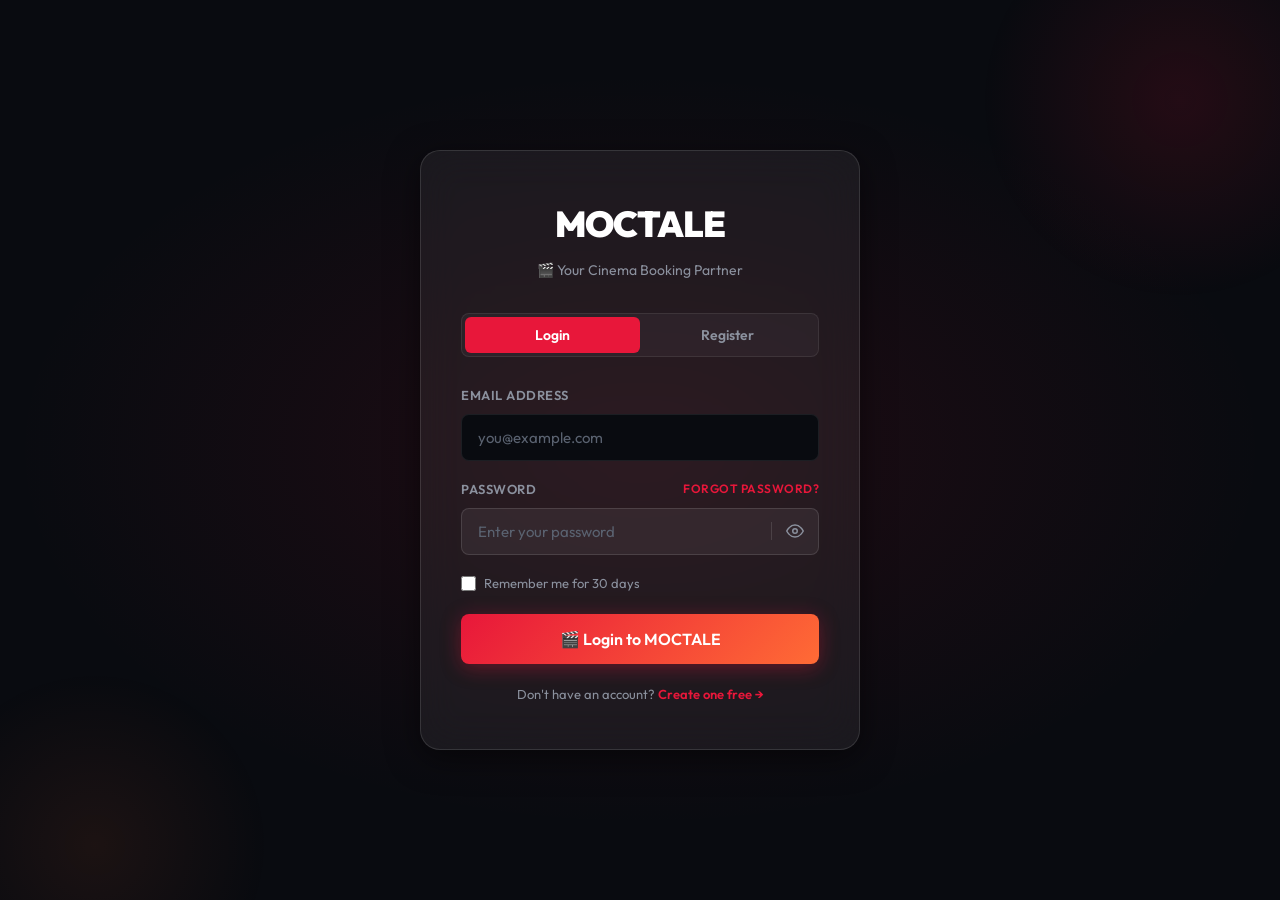
<file: login.html>
<!DOCTYPE html>
<html lang="en">

<head>
  <meta charset="UTF-8">
  <meta name="viewport" content="width=device-width, initial-scale=1.0">
  <title>MOCTALE</title>
  <meta name="description" content="Login or create your MOCTALE account to book movie tickets instantly.">
  <link rel="stylesheet" href="client-style.css">
</head>

<body>

  <div class="login-page" id="login-page">

    <div style="position:fixed;top:-100px;right:-100px;width:400px;height:400px;background:radial-gradient(circle,rgba(232,23,58,0.12),transparent 70%);pointer-events:none;z-index:0"></div>

    <div style="position:fixed;bottom:-120px;left:-80px;width:350px;height:350px;background:radial-gradient(circle,rgba(255,107,53,0.08),transparent 70%);pointer-events:none;z-index:0"></div>

    <div class="login-box fade-in" id="login-box" style="position:relative;z-index:1">

      <div class="login-brand">
        <a href="index.html" id="login-logo">
          <div class="logo-text">MOCTALE</div>
        </a>
        <p>🎬 Your Cinema Booking Partner</p>
      </div>

      <div class="login-tabs" id="login-tabs">
        <button class="login-tab active" id="tab-login" type="button" onclick="switchTab('login')">Login</button>
        <button class="login-tab" id="tab-register" type="button" onclick="switchTab('register')">Register</button>
      </div>

      <!-- LOGIN FORM -->
      <div id="login-form-wrap">

        <form id="login-form" onsubmit="handleLogin(event)" novalidate>

          <div class="form-group">
            <label class="form-label" for="login-email">Email Address</label>
            <input class="form-control" type="email" id="login-email" placeholder="you@example.com" autocomplete="email">
            <div class="form-hint" id="login-email-hint"></div>
          </div>

          <div class="form-group">

            <label class="form-label" for="login-password" style="display:flex;justify-content:space-between">
              <span>Password</span>
              <a href="#" style="color:var(--primary);font-size:12px;font-weight:600" id="forgot-pw-btn" onclick="forgotPw(event)">Forgot Password?</a>
            </label>

            <div class="pw-field-wrap">
              <input class="form-control pw-input" type="password" id="login-password" placeholder="Enter your password" autocomplete="current-password">

              <button type="button" class="pw-toggle" id="toggle-pw" onclick="togglePw('login-password','toggle-pw')" aria-label="Show password">
                <svg xmlns="http://www.w3.org/2000/svg" width="18" height="18" viewBox="0 0 24 24" fill="none" stroke="currentColor" stroke-width="2" stroke-linecap="round" stroke-linejoin="round">
                  <path d="M1 12s4-8 11-8 11 8 11 8-4 8-11 8-11-8-11-8z"/>
                  <circle cx="12" cy="12" r="3"/>
                </svg>
              </button>
            </div>

            <div class="form-hint" id="login-pw-hint"></div>
          </div>

          <div style="display:flex;align-items:center;gap:8px;margin-bottom:4px">
            <input type="checkbox" id="remember-me" style="accent-color:var(--primary);width:15px;height:15px">
            <label for="remember-me" style="font-size:13px;color:var(--text-muted);cursor:pointer">Remember me for 30 days</label>
          </div>

          <button type="submit" class="btn btn-primary" id="login-submit-btn" style="width:100%;justify-content:center;padding:15px;font-size:16px;margin-top:16px">
            🎬 Login to MOCTALE
          </button>

        </form>

        <p class="login-footer-note">
          Don't have an account? <a href="#" onclick="switchTab('register')">Create one free →</a>
        </p>

      </div>

      <!-- REGISTER FORM -->
      <div id="register-form-wrap" style="display:none">

        <form id="register-form" onsubmit="handleRegister(event)" novalidate>

          <div class="form-row">

            <div class="form-group">
              <label class="form-label" for="reg-first">First Name</label>
              <input class="form-control" type="text" id="reg-first" placeholder="Viraj">
              <div class="form-hint" id="reg-first-hint"></div>
            </div>

            <div class="form-group">
              <label class="form-label" for="reg-last">Last Name</label>
              <input class="form-control" type="text" id="reg-last" placeholder="Saresa">
              <div class="form-hint" id="reg-last-hint"></div>
            </div>

          </div>

          <div class="form-group">
            <label class="form-label" for="reg-email">Email Address</label>
            <input class="form-control" type="email" id="reg-email" placeholder="you@example.com" autocomplete="email">
            <div class="form-hint" id="reg-email-hint"></div>
          </div>

          <div class="form-group">
            <label class="form-label" for="reg-phone">Phone Number</label>
            <input class="form-control" type="tel" id="reg-phone" placeholder="9876543210">
            <div class="form-hint" id="reg-phone-hint"></div>
          </div>

          <div class="form-group">

            <label class="form-label" for="reg-password">Create Password</label>

            <div class="pw-field-wrap">
              <input class="form-control pw-input" type="password" id="reg-password" placeholder="Enter your password" autocomplete="new-password">

              <button type="button" onclick="togglePw('reg-password','toggle-reg-pw')" class="pw-toggle" id="toggle-reg-pw" aria-label="Show password">
                <svg xmlns="http://www.w3.org/2000/svg" width="18" height="18" viewBox="0 0 24 24" fill="none" stroke="currentColor" stroke-width="2" stroke-linecap="round" stroke-linejoin="round">
                  <path d="M1 12s4-8 11-8 11 8 11 8-4 8-11 8-11-8-11-8z"/>
                  <circle cx="12" cy="12" r="3"/>
                </svg>
              </button>
            </div>

            <div class="form-hint" id="reg-password-hint"></div>
          </div>

          <div class="form-group">
            <label class="form-label" for="reg-confirm">Confirm Password</label>
            <input class="form-control" type="password" id="reg-confirm" placeholder="Re-enter password" autocomplete="new-password">
            <div class="form-hint" id="reg-confirm-hint"></div>
          </div>

          <div style="display:flex;align-items:flex-start;gap:8px;margin-bottom:8px">
            <input type="checkbox" id="agree-terms" style="accent-color:var(--primary);width:15px;height:15px;margin-top:2px;flex-shrink:0">

            <label for="agree-terms" style="font-size:13px;color:var(--text-muted);cursor:pointer;line-height:1.5">
              I agree to the
              <a href="#" style="color:var(--primary)">Terms of Service</a>
              and
              <a href="#" style="color:var(--primary)">Privacy Policy</a>
            </label>
          </div>

          <button type="submit" class="btn btn-primary" id="register-submit-btn" style="width:100%;justify-content:center;padding:15px;font-size:16px;margin-top:12px">
            Create My Account
          </button>

        </form>

        <p class="login-footer-note">
          Already have an account? <a href="#" onclick="switchTab('login')">Login here →</a>
        </p>

      </div>

    </div>
  </div>

  <div class="toast-wrap" id="toast-wrap"></div>

  <script>

    function switchTab(tab) {

      const isLogin = tab === 'login';

      document.getElementById('tab-login').classList.toggle('active', isLogin);
      document.getElementById('tab-register').classList.toggle('active', !isLogin);

      document.getElementById('login-form-wrap').style.display = isLogin ? '' : 'none';
      document.getElementById('register-form-wrap').style.display = isLogin ? 'none' : '';

    }


    function togglePw(inputId, btnId) {

      const input = document.getElementById(inputId);
      const isHidden = input.type === 'password';

      input.type = isHidden ? 'text' : 'password';

      const btn = document.getElementById(btnId);

      btn.innerHTML = isHidden
        ? `<svg xmlns="http://www.w3.org/2000/svg" width="20" height="20" viewBox="0 0 24 24" fill="none" stroke="currentColor" stroke-width="2" stroke-linecap="round" stroke-linejoin="round"><path d="M17.94 17.94A10.07 10.07 0 0 1 12 20c-7 0-11-8-11-8a18.45 18.45 0 0 1 5.06-5.94"/><path d="M9.9 4.24A9.12 9.12 0 0 1 12 4c7 0 11 8 11 8a18.5 18.5 0 0 1-2.16 3.19"/><line x1="1" y1="1" x2="23" y2="23"/></svg>`
        : `<svg xmlns="http://www.w3.org/2000/svg" width="20" height="20" viewBox="0 0 24 24" fill="none" stroke="currentColor" stroke-width="2" stroke-linecap="round" stroke-linejoin="round"><path d="M1 12s4-8 11-8 11 8 11 8-4 8-11 8-11-8-11-8z"/><circle cx="12" cy="12" r="3"/></svg>`;

    }


    // SHARED PASSWORD RULES (used by login + register)
    // required, no spaces, 8-20 chars, 1 uppercase, 1 lowercase, 1 number, 1 special char, not like email

    function getPasswordError(pw, email) {

      if (!pw) return '✗ Password is required.';
      if (/\s/.test(pw)) return '✗ Password must not contain spaces.';
      if (pw.length < 8) return '✗ Password must be at least 8 characters.';
      if (pw.length > 20) return '✗ Password must be at most 20 characters.';
      if (!/[A-Z]/.test(pw)) return '✗ Password must contain at least 1 uppercase letter.';
      if (!/[a-z]/.test(pw)) return '✗ Password must contain at least 1 lowercase letter.';
      if (!/[0-9]/.test(pw)) return '✗ Password must contain at least 1 number.';
      if (!/[^A-Za-z0-9]/.test(pw)) return '✗ Password must contain at least 1 special character (e.g. @ # $ !).';

      const user = (email || '').split('@')[0].toLowerCase();

      if (email && (pw.toLowerCase() === email.toLowerCase() || (user.length >= 3 && pw.toLowerCase().includes(user)))) {
        return '✗ Password must not be similar to your email.';
      }

      return '';

    }


    // LOGIN FORM VALIDATION

    function handleLogin(e) {

      e.preventDefault();

      const email = document.getElementById('login-email').value.trim();
      const pw = document.getElementById('login-password').value;

      const emailHint = document.getElementById('login-email-hint');
      const pwHint = document.getElementById('login-pw-hint');

      emailHint.textContent = '';
      pwHint.textContent = '';

      emailHint.style.color = '#ef4444';
      pwHint.style.color = '#ef4444';

      let valid = true;

      // Email validation

      if (!email) {

        emailHint.textContent = '✗ Email is required.';
        valid = false;

      } else if (!/^[^\s@]+@[^\s@]+\.[^\s@]+$/.test(email)) {

        emailHint.textContent = '✗ Enter a valid email address (e.g. you@gmail.com).';
        valid = false;

      }

      // Password validation (required, length, pattern, not like email)

      const loginPwErr = getPasswordError(pw, email);

      if (loginPwErr) {

        pwHint.textContent = loginPwErr;
        valid = false;

      }

      // All fields empty -> general message
      if (!email && !pw) {
        showToast('✗ All fields are required.', 'error');
      }

      if (!valid) return;

      const btn = document.getElementById('login-submit-btn');

      btn.textContent = '⏳ Logging in…';
      btn.disabled = true;

      setTimeout(() => {

        localStorage.setItem('moctaleUser', JSON.stringify({
          first: 'Viraj',
          last: '',
          email: email
        }));

        showToast('✅ Welcome back to MOCTALE!', 'success');

        setTimeout(() => {
          window.location.href = 'index.html';
        }, 1000);

      }, 1200);

    }


    // REGISTER FORM VALIDATION

    function handleRegister(e) {

      e.preventDefault();

      const first = document.getElementById('reg-first').value.trim();
      const last = document.getElementById('reg-last').value.trim();
      const email = document.getElementById('reg-email').value.trim();
      const phone = document.getElementById('reg-phone').value.trim();
      const pw = document.getElementById('reg-password').value;
      const confirm = document.getElementById('reg-confirm').value;
      const agreed = document.getElementById('agree-terms').checked;

      const hintIds = [
        'reg-first-hint',
        'reg-last-hint',
        'reg-email-hint',
        'reg-phone-hint',
        'reg-password-hint',
        'reg-confirm-hint'
      ];

      hintIds.forEach(id => {

        const hint = document.getElementById(id);

        hint.textContent = '';
        hint.style.color = '#ef4444';

      });

      let valid = true;

      // First name validation

      if (!first) {

        document.getElementById('reg-first-hint').textContent =
          '✗ First name is required.';

        valid = false;

      }

      // Email validation

      if (!email) {

        document.getElementById('reg-email-hint').textContent =
          '✗ Email is required.';

        valid = false;

      } else if (!/^[^\s@]+@[^\s@]+\.[^\s@]+$/.test(email)) {

        document.getElementById('reg-email-hint').textContent =
          '✗ Enter a valid email address (e.g. you@gmail.com).';

        valid = false;

      }

      // Phone number validation

      const phoneHint = document.getElementById('reg-phone-hint');

      const cleanPhone = phone.replace(/\D/g, '');

      const phoneDigits =
        cleanPhone.length === 12 && cleanPhone.startsWith('91')
          ? cleanPhone.slice(2)
          : cleanPhone;

      if (!phone) {

        phoneHint.textContent = '✗ Phone number is required.';
        valid = false;

      } else if (!/^\d{10}$/.test(phoneDigits)) {

        phoneHint.textContent = '✗ Phone number must be exactly 10 digits.';
        valid = false;

      }

      // Password validation (required, length, pattern, not like email)

      const regPwErr = getPasswordError(pw, email);

      if (regPwErr) {

        document.getElementById('reg-password-hint').textContent = regPwErr;
        valid = false;

      }

      // Confirm password validation

      if (!confirm) {

        document.getElementById('reg-confirm-hint').textContent =
          '✗ Please confirm your password.';

        valid = false;

      } else if (pw !== confirm) {

        document.getElementById('reg-confirm-hint').textContent =
          '✗ Passwords do not match.';

        valid = false;

      }

      // Terms and conditions validation

      if (!agreed) {

        if (first || last || email || phone || pw || confirm) {
          showToast('✗ Please accept Terms & Conditions to continue.', 'error');
        }

        valid = false;

      }

      // ===== NEW VALIDATIONS (register) =====

      // NEW 2: First name – letters only, 2–30 chars
      const firstHint = document.getElementById('reg-first-hint');
      if (first && !firstHint.textContent && !/^[A-Za-z][A-Za-z\s'-]{1,29}$/.test(first)) {
        firstHint.textContent = '✗ First name must be 2–30 letters only (no numbers or symbols).';
        valid = false;
      }

      // Last name – required, letters only, max 30 chars
      const lastHint = document.getElementById('reg-last-hint');
      if (!last) {
        lastHint.textContent = '✗ Last name is required.';
        valid = false;
      } else if (!/^[A-Za-z][A-Za-z\s'-]{0,29}$/.test(last)) {
        lastHint.textContent = '✗ Last name must contain letters only (max 30).';
        valid = false;
      }

      // NEW 4: Phone must start with 6, 7, 8 or 9 (valid Indian mobile)
      if (phone && !phoneHint.textContent && !/^[6-9]/.test(phoneDigits)) {
        phoneHint.textContent = '✗ Phone number must start with 6, 7, 8 or 9.';
        valid = false;
      }

      // All fields empty -> general message
      if (!first && !last && !email && !phone && !pw && !confirm && !agreed) {
        showToast('✗ All fields are required.', 'error');
      }

      // Stop form submission if any validation fails

      if (!valid) return;

      const btn = document.getElementById('register-submit-btn');

      btn.textContent = '⏳ Creating account…';
      btn.disabled = true;

      setTimeout(() => {

        localStorage.setItem('moctaleUser', JSON.stringify({
          first: first,
          last: last,
          email: email
        }));

        showToast('🎉 Account created! Welcome to MOCTALE!', 'success');

        setTimeout(() => {
          window.location.href = 'index.html';
        }, 1200);

      }, 1400);

    }


    // FORGOT PASSWORD

    function forgotPw(e) {

      e.preventDefault();

      const email = document.getElementById('login-email').value.trim();

      if (!email) {

        showToast('Enter your email first', 'error');
        return;

      }

      showToast('📧 Reset link sent to ' + email, 'success');

    }


    // TOAST MESSAGE

    function showToast(msg, type = 'info') {

      const wrap = document.getElementById('toast-wrap');

      const toast = document.createElement('div');

      toast.className = `toast ${type}`;

      const icons = {
        success: '✅',
        error: '❌',
        info: 'ℹ️'
      };

      toast.innerHTML = `
        <span class="toast-icon">${icons[type] || 'ℹ️'}</span>
        <span class="toast-msg">${msg}</span>
      `;

      wrap.appendChild(toast);

      setTimeout(() => toast.remove(), 4000);

    }

  </script>

</body>
</html>
</file>
<file: client-style.css>
/* ============================================================
   MOCTALE — Movie Ticket Booking System
   Complete Client-Side CSS
   Premium Dark Theme with Glassmorphism & Animations
   ============================================================ */

/* ── Google Fonts ─────────────────────────────────────────── */
@import url('https://fonts.googleapis.com/css2?family=Outfit:wght@300;400;500;600;700;800;900&family=Inter:wght@300;400;500;600&display=swap');

/* ── CSS Variables ────────────────────────────────────────── */
:root {
  --primary:       #e8173a;
  --primary-dark:  #b01030;
  --primary-glow:  rgba(232, 23, 58, 0.35);
  --accent:        #ff6b35;
  --bg:            #090b10;
  --bg-2:          #0d1117;
  --bg-3:          #131720;
  --card-bg:       rgba(255,255,255,0.04);
  --card-border:   rgba(255,255,255,0.08);
  --glass-bg:      rgba(255,255,255,0.06);
  --glass-border:  rgba(255,255,255,0.12);
  --text:          #f0f2f5;
  --text-muted:    #8b919e;
  --text-dim:      #5a6270;
  --gold:          #f5c842;
  --green:         #22c55e;
  --nav-h:         70px;
  --radius:        14px;
  --radius-sm:     8px;
  --transition:    all 0.3s ease;
  --shadow:        0 8px 32px rgba(0,0,0,0.5);
  --shadow-glow:   0 0 24px var(--primary-glow);
}

/* ── Reset ────────────────────────────────────────────────── */
*, *::before, *::after { margin: 0; padding: 0; box-sizing: border-box; }

html { scroll-behavior: smooth; }

body {
  font-family: 'Outfit', sans-serif;
  background-color: var(--bg);
  color: var(--text);
  line-height: 1.6;
  overflow-x: hidden;
}

a { text-decoration: none; color: inherit; }
img { max-width: 100%; display: block; }
ul { list-style: none; }

/* ── Scrollbar ────────────────────────────────────────────── */
::-webkit-scrollbar { width: 6px; }
::-webkit-scrollbar-track { background: var(--bg); }
::-webkit-scrollbar-thumb { background: var(--primary); border-radius: 3px; }

/* ── Utility ──────────────────────────────────────────────── */
.container { max-width: 1240px; margin: 0 auto; padding: 0 24px; }
.sr-only { position: absolute; width: 1px; height: 1px; overflow: hidden; clip: rect(0,0,0,0); }

/* ── Buttons ──────────────────────────────────────────────── */
.btn {
  display: inline-flex;
  align-items: center;
  gap: 8px;
  padding: 12px 24px;
  border-radius: var(--radius-sm);
  border: none;
  cursor: pointer;
  font-family: 'Outfit', sans-serif;
  font-size: 15px;
  font-weight: 600;
  transition: var(--transition);
  white-space: nowrap;
}

.btn-primary {
  background: linear-gradient(135deg, var(--primary), var(--accent));
  color: #fff;
  box-shadow: 0 4px 20px var(--primary-glow);
}
.btn-primary:hover {
  transform: translateY(-2px);
  box-shadow: 0 8px 30px var(--primary-glow);
}

.btn-outline {
  background: transparent;
  border: 1.5px solid var(--glass-border);
  color: var(--text);
  backdrop-filter: blur(10px);
}
.btn-outline:hover {
  border-color: var(--primary);
  color: var(--primary);
  background: rgba(232, 23, 58, 0.08);
}

.btn-ghost {
  background: var(--glass-bg);
  color: var(--text-muted);
  border: 1px solid var(--card-border);
}
.btn-ghost:hover { background: var(--card-bg); color: var(--text); }

.btn-sm { padding: 8px 18px; font-size: 13px; }
.btn-lg { padding: 16px 36px; font-size: 17px; }

/* ── Badges ───────────────────────────────────────────────── */
.badge {
  display: inline-flex;
  align-items: center;
  padding: 3px 10px;
  border-radius: 20px;
  font-size: 11px;
  font-weight: 600;
  text-transform: uppercase;
  letter-spacing: 0.5px;
}
.badge-red   { background: rgba(232,23,58,0.18); color: var(--primary); border: 1px solid rgba(232,23,58,0.3); }
.badge-gold  { background: rgba(245,200,66,0.15); color: var(--gold); border: 1px solid rgba(245,200,66,0.3); }
.badge-green { background: rgba(34,197,94,0.15); color: var(--green); border: 1px solid rgba(34,197,94,0.3); }
.badge-blue  { background: rgba(96,165,250,0.15); color: #60a5fa; border: 1px solid rgba(96,165,250,0.3); }

/* ════════════════════════════════════════════════════════════
   NAVBAR
   ════════════════════════════════════════════════════════════ */
.navbar {
  position: fixed;
  top: 0; left: 0; right: 0;
  z-index: 1000;
  height: var(--nav-h);
  display: flex;
  align-items: center;
  padding: 0 6%;
  background: rgba(9, 11, 16, 0.85);
  backdrop-filter: blur(20px);
  -webkit-backdrop-filter: blur(20px);
  border-bottom: 1px solid var(--card-border);
  transition: var(--transition);
}

.navbar.scrolled {
  background: rgba(9, 11, 16, 0.97);
  box-shadow: 0 4px 30px rgba(0,0,0,0.4);
}

.nav-brand {
  display: flex;
  align-items: center;
  gap: 10px;
  margin-right: auto;
}

.nav-logo {
  font-size: 26px;
  font-weight: 900;
  letter-spacing: -1px;
  color: #ffffff;
  display: flex;
  align-items: center;
  gap: 9px;
}

.nav-logo img {
  width: 34px;
  height: 34px;
  object-fit: cover;
  border-radius: 8px;
  display: block;
  flex-shrink: 0;
}

.nav-logo span {
  color: #ffffff;
}

.nav-links {
  display: flex;
  align-items: center;
  gap: 6px;
}

.nav-links a {
  padding: 8px 16px;
  border-radius: var(--radius-sm);
  font-size: 14px;
  font-weight: 500;
  color: var(--text-muted);
  transition: var(--transition);
  position: relative;
}
.nav-links a:hover,
.nav-links a.active {
  color: var(--text);
  background: var(--glass-bg);
}
.nav-links a.active::after {
  content: '';
  position: absolute;
  bottom: -2px; left: 50%;
  transform: translateX(-50%);
  width: 18px; height: 2px;
  background: var(--primary);
  border-radius: 2px;
}

.nav-actions {
  display: flex;
  align-items: center;
  gap: 10px;
  margin-left: 20px;
}

.nav-avatar {
  width: 36px; height: 36px;
  border-radius: 50%;
  background: linear-gradient(135deg, var(--primary), var(--accent));
  display: flex;
  align-items: center;
  justify-content: center;
  font-weight: 700;
  font-size: 14px;
  cursor: pointer;
  transition: var(--transition);
}
.nav-avatar:hover { transform: scale(1.1); }

/* ── Page Wrapper (for fixed nav) ─────────────────────────── */
.page-wrap { padding-top: var(--nav-h); min-height: 100vh; }

/* ════════════════════════════════════════════════════════════
   HERO — HOME PAGE
   ════════════════════════════════════════════════════════════ */
.hero {
  position: relative;
  min-height: 92vh;
  display: flex;
  align-items: center;
  overflow: hidden;
}

.hero-bg {
  position: absolute;
  inset: 0;
  background:
    radial-gradient(ellipse 80% 60% at 50% 40%, rgba(232,23,58,0.12) 0%, transparent 70%),
    linear-gradient(160deg, #0d0f14 0%, #090b10 100%);
  z-index: 0;
}

.hero-particles {
  position: absolute;
  inset: 0;
  background-image:
    radial-gradient(1.5px 1.5px at 10% 20%, rgba(255,255,255,0.15) 0%, transparent 100%),
    radial-gradient(1.5px 1.5px at 80% 10%, rgba(255,255,255,0.1) 0%, transparent 100%),
    radial-gradient(1.5px 1.5px at 60% 70%, rgba(255,255,255,0.12) 0%, transparent 100%),
    radial-gradient(1.5px 1.5px at 30% 85%, rgba(255,255,255,0.08) 0%, transparent 100%),
    radial-gradient(2px 2px at 90% 50%, rgba(232,23,58,0.3) 0%, transparent 100%);
}

.hero-content {
  position: relative;
  z-index: 1;
  max-width: 680px;
}

.hero-tag {
  display: inline-flex;
  align-items: center;
  gap: 8px;
  padding: 6px 16px;
  background: rgba(232,23,58,0.12);
  border: 1px solid rgba(232,23,58,0.3);
  border-radius: 20px;
  font-size: 13px;
  font-weight: 600;
  color: var(--primary);
  margin-bottom: 24px;
  letter-spacing: 0.5px;
}

.hero-tag::before {
  content: '';
  width: 6px; height: 6px;
  background: var(--primary);
  border-radius: 50%;
  animation: pulse-dot 2s infinite;
}

@keyframes pulse-dot {
  0%, 100% { opacity: 1; transform: scale(1); }
  50% { opacity: 0.5; transform: scale(0.7); }
}

.hero h1 {
  font-size: clamp(40px, 7vw, 72px);
  font-weight: 900;
  line-height: 1.05;
  letter-spacing: -2px;
  margin-bottom: 22px;
}

.hero h1 .highlight {
  background: linear-gradient(135deg, var(--primary), var(--accent));
  -webkit-background-clip: text;
  -webkit-text-fill-color: transparent;
  background-clip: text;
}

.hero-sub {
  font-size: 18px;
  color: var(--text-muted);
  margin-bottom: 36px;
  max-width: 520px;
  font-weight: 400;
  line-height: 1.7;
}

.hero-cta {
  display: flex;
  gap: 14px;
  flex-wrap: wrap;
  margin-bottom: 48px;
}

.hero-stats {
  display: flex;
  gap: 36px;
}

.stat-item { text-align: left; }
.stat-num {
  font-size: 28px;
  font-weight: 800;
  color: var(--text);
  line-height: 1;
}
.stat-label { font-size: 12px; color: var(--text-dim); margin-top: 4px; letter-spacing: 0.5px; }

/* Hero movie showcase */
.hero-visual {
  position: absolute;
  right: 0;
  top: 0;
  bottom: 0;
  width: 52%;
  z-index: 0;
  overflow: hidden;
}

.hero-visual::before {
  content: '';
  position: absolute;
  inset: 0;
  background: linear-gradient(90deg, var(--bg) 0%, transparent 40%, transparent 80%, var(--bg) 100%),
              linear-gradient(180deg, var(--bg) 0%, transparent 20%, transparent 80%, var(--bg) 100%);
  z-index: 2;
}

.hero-movie-grid {
  display: grid;
  grid-template-columns: repeat(3, 1fr);
  gap: 10px;
  height: 100%;
  padding: 20px;
  opacity: 0.6;
  animation: drift 20s ease-in-out infinite alternate;
}

@keyframes drift { from { transform: translateY(0); } to { transform: translateY(-30px); } }

.hero-movie-poster {
  border-radius: 10px;
  overflow: hidden;
  background: var(--bg-3);
}
.hero-movie-poster img {
  width: 100%; height: 100%;
  object-fit: cover;
}

/* ════════════════════════════════════════════════════════════
   SEARCH BAR
   ════════════════════════════════════════════════════════════ */
.search-wrap {
  background: var(--glass-bg);
  border: 1px solid var(--glass-border);
  border-radius: var(--radius);
  padding: 6px 6px 6px 20px;
  display: flex;
  align-items: center;
  gap: 12px;
  max-width: 600px;
  backdrop-filter: blur(10px);
  transition: var(--transition);
}
.search-wrap:focus-within {
  border-color: var(--primary);
  box-shadow: 0 0 0 3px rgba(232,23,58,0.12);
}
.search-wrap input {
  flex: 1;
  background: none;
  border: none;
  outline: none;
  color: var(--text);
  font-family: 'Outfit', sans-serif;
  font-size: 15px;
}
.search-wrap input::placeholder { color: var(--text-dim); }
.search-icon { color: var(--text-dim); font-size: 18px; flex-shrink: 0; }

/* ════════════════════════════════════════════════════════════
   SECTION TITLES
   ════════════════════════════════════════════════════════════ */
.section { padding: 70px 0; }
.section-alt { background: var(--bg-2); }

.section-header {
  display: flex;
  align-items: flex-end;
  justify-content: space-between;
  margin-bottom: 36px;
  gap: 16px;
}

.section-title {
  font-size: clamp(22px, 3vw, 32px);
  font-weight: 800;
  letter-spacing: -0.5px;
}

.section-title span {
  color: var(--primary);
}

.section-line {
  width: 40px; height: 3px;
  background: linear-gradient(90deg, var(--primary), var(--accent));
  border-radius: 2px;
  margin-top: 8px;
}

/* ════════════════════════════════════════════════════════════
   MOVIE CARDS
   ════════════════════════════════════════════════════════════ */
.movie-grid {
  display: grid;
  grid-template-columns: repeat(auto-fill, minmax(200px, 1fr));
  gap: 24px;
}

.movie-card {
  background: var(--card-bg);
  border: 1px solid var(--card-border);
  border-radius: var(--radius);
  overflow: hidden;
  transition: var(--transition);
  cursor: pointer;
  position: relative;
}

.movie-card:hover {
  transform: translateY(-6px);
  border-color: rgba(255,255,255,0.16);
  box-shadow: var(--shadow), var(--shadow-glow);
}

.movie-poster {
  position: relative;
  aspect-ratio: 2/3;
  background: var(--bg-3);
  overflow: hidden;
}

.movie-poster img {
  width: 100%; height: 100%;
  object-fit: cover;
  transition: transform 0.5s ease;
}

.movie-card:hover .movie-poster img { transform: scale(1.06); }

.poster-overlay {
  position: absolute;
  inset: 0;
  background: linear-gradient(to top, rgba(0,0,0,0.9) 0%, transparent 50%);
  opacity: 0;
  transition: opacity 0.3s ease;
  display: flex;
  align-items: flex-end;
  justify-content: center;
  padding: 20px;
}
.movie-card:hover .poster-overlay { opacity: 1; }

.poster-rating {
  position: absolute;
  top: 10px; right: 10px;
  background: rgba(0,0,0,0.75);
  backdrop-filter: blur(8px);
  border-radius: 20px;
  padding: 4px 10px;
  font-size: 12px;
  font-weight: 700;
  color: var(--gold);
  display: flex;
  align-items: center;
  gap: 4px;
}

.poster-badge {
  position: absolute;
  top: 10px; left: 10px;
}

.movie-info {
  padding: 14px;
}

.movie-info h3 {
  font-size: 15px;
  font-weight: 700;
  margin-bottom: 4px;
  white-space: nowrap;
  overflow: hidden;
  text-overflow: ellipsis;
}

.movie-genre {
  font-size: 12px;
  color: var(--text-muted);
  margin-bottom: 12px;
}

/* ════════════════════════════════════════════════════════════
   FEATURED MOVIE (Big Banner)
   ════════════════════════════════════════════════════════════ */
.featured-card {
  display: grid;
  grid-template-columns: 280px 1fr;
  gap: 0;
  background: var(--card-bg);
  border: 1px solid var(--card-border);
  border-radius: var(--radius);
  overflow: hidden;
  transition: var(--transition);
}
.featured-card:hover {
  border-color: rgba(255,255,255,0.14);
  box-shadow: var(--shadow);
}
.featured-poster { position: relative; }
.featured-poster img { width: 100%; height: 100%; object-fit: cover; }
.featured-body {
  padding: 32px;
  display: flex;
  flex-direction: column;
  justify-content: center;
  gap: 16px;
}
.featured-title { font-size: 28px; font-weight: 800; letter-spacing: -0.5px; }
.featured-meta { display: flex; gap: 12px; flex-wrap: wrap; align-items: center; }
.featured-desc { color: var(--text-muted); line-height: 1.7; font-size: 14px; }
.featured-actions { display: flex; gap: 12px; margin-top: 8px; }

/* ════════════════════════════════════════════════════════════
   CATEGORIES / GENRES
   ════════════════════════════════════════════════════════════ */
.genre-tabs {
  display: flex;
  gap: 8px;
  overflow-x: auto;
  padding-bottom: 4px;
  scrollbar-width: none;
}
.genre-tabs::-webkit-scrollbar { display: none; }

.genre-tab {
  padding: 8px 18px;
  border-radius: 20px;
  border: 1px solid var(--card-border);
  background: transparent;
  color: var(--text-muted);
  font-family: 'Outfit', sans-serif;
  font-size: 13px;
  font-weight: 500;
  cursor: pointer;
  white-space: nowrap;
  transition: var(--transition);
}
.genre-tab:hover { border-color: var(--primary); color: var(--primary); }
.genre-tab.active { background: var(--primary); border-color: var(--primary); color: #fff; }

/* ════════════════════════════════════════════════════════════
   SHOWS / THEATRE PAGE
   ════════════════════════════════════════════════════════════ */
.page-header {
  padding: 48px 0 24px;
  border-bottom: 1px solid var(--card-border);
  margin-bottom: 36px;
}
.page-header h1 { font-size: 36px; font-weight: 800; letter-spacing: -0.5px; }
.page-header p { color: var(--text-muted); margin-top: 6px; font-size: 15px; }

.date-row {
  display: flex;
  gap: 10px;
  margin-bottom: 32px;
  overflow-x: auto;
  padding-bottom: 4px;
  scrollbar-width: none;
}
.date-row::-webkit-scrollbar { display: none; }

.date-btn {
  display: flex;
  flex-direction: column;
  align-items: center;
  min-width: 70px;
  padding: 12px 10px;
  border: 1.5px solid var(--card-border);
  border-radius: var(--radius-sm);
  background: var(--card-bg);
  color: var(--text-muted);
  cursor: pointer;
  transition: var(--transition);
  font-family: 'Outfit', sans-serif;
}
.date-btn:hover { border-color: var(--primary); color: var(--text); }
.date-btn.active { background: var(--primary); border-color: var(--primary); color: #fff; }
.date-btn .day { font-size: 11px; font-weight: 500; opacity: 0.8; margin-bottom: 4px; }
.date-btn .num { font-size: 20px; font-weight: 800; line-height: 1; }
.date-btn .mon { font-size: 11px; margin-top: 2px; opacity: 0.8; }

.theatre-card {
  background: var(--card-bg);
  border: 1px solid var(--card-border);
  border-radius: var(--radius);
  padding: 24px;
  margin-bottom: 20px;
  transition: var(--transition);
}
.theatre-card:hover { border-color: rgba(255,255,255,0.14); }

.theatre-header {
  display: flex;
  align-items: flex-start;
  justify-content: space-between;
  margin-bottom: 16px;
}
.theatre-name { font-size: 18px; font-weight: 700; }
.theatre-location { font-size: 13px; color: var(--text-muted); margin-top: 3px; display: flex; align-items: center; gap: 4px; }
.theatre-amenities { display: flex; gap: 6px; }

.show-times {
  display: flex;
  gap: 10px;
  flex-wrap: wrap;
}
.show-time-btn {
  padding: 9px 16px;
  border: 1.5px solid var(--card-border);
  border-radius: var(--radius-sm);
  background: var(--glass-bg);
  color: var(--text);
  cursor: pointer;
  font-family: 'Outfit', sans-serif;
  font-size: 14px;
  font-weight: 600;
  transition: var(--transition);
}
.show-time-btn:hover { border-color: var(--primary); color: var(--primary); background: rgba(232,23,58,0.08); }
.show-time-btn.active { background: var(--primary); border-color: var(--primary); color: #fff; }
.show-time-btn .avail { font-size: 11px; font-weight: 400; opacity: 0.75; display: block; }

.selected-show-bar {
  background: linear-gradient(135deg, rgba(232,23,58,0.15), rgba(255,107,53,0.1));
  border: 1px solid rgba(232,23,58,0.3);
  border-radius: var(--radius);
  padding: 20px 28px;
  margin-bottom: 28px;
  display: flex;
  align-items: center;
  justify-content: space-between;
  gap: 20px;
}
.show-bar-info { display: flex; gap: 32px; }
.show-bar-item label { font-size: 11px; color: var(--text-muted); display: block; margin-bottom: 4px; text-transform: uppercase; letter-spacing: 0.5px; }
.show-bar-item strong { font-size: 15px; font-weight: 700; }

/* ════════════════════════════════════════════════════════════
   SEAT SELECTION
   ════════════════════════════════════════════════════════════ */
.seat-page { max-width: 900px; margin: 0 auto; padding: 40px 24px; }

.cinema-screen {
  text-align: center;
  margin-bottom: 48px;
}
.screen-label {
  display: inline-block;
  padding: 10px 80px;
  background: linear-gradient(180deg, rgba(255,255,255,0.9), rgba(200,200,200,0.6));
  color: #111;
  font-size: 12px;
  font-weight: 700;
  letter-spacing: 3px;
  border-radius: 0 0 50% 50% / 0 0 20px 20px;
  box-shadow: 0 6px 30px rgba(255,255,255,0.2);
}
.screen-glow {
  height: 1px;
  background: linear-gradient(90deg, transparent, rgba(255,255,255,0.4), transparent);
  margin-bottom: 36px;
}

.seat-layout { display: flex; flex-direction: column; gap: 10px; align-items: center; }
.seat-row { display: flex; align-items: center; gap: 8px; }
.row-label { width: 24px; text-align: center; font-size: 12px; color: var(--text-dim); font-weight: 600; }
.seat-gap { width: 24px; }

.seat {
  width: 36px; height: 34px;
  border-radius: 6px 6px 3px 3px;
  border: 1.5px solid var(--card-border);
  background: var(--card-bg);
  cursor: pointer;
  transition: var(--transition);
  font-family: 'Outfit', sans-serif;
  font-size: 10px;
  font-weight: 600;
  color: var(--text-muted);
  display: flex;
  align-items: center;
  justify-content: center;
}
.seat:hover:not(.booked) { border-color: var(--primary); color: var(--primary); transform: scale(1.05); }
.seat.selected { background: var(--primary); border-color: var(--primary); color: #fff; }
.seat.booked { background: var(--bg-3); border-color: var(--bg-3); color: var(--text-dim); cursor: not-allowed; }
.seat.premium { border-color: var(--gold); }
.seat.premium:hover:not(.booked) { border-color: var(--gold); color: var(--gold); }
.seat.premium.selected { background: var(--gold); border-color: var(--gold); color: #000; }

.seat-legend {
  display: flex;
  gap: 24px;
  justify-content: center;
  margin: 32px 0;
  flex-wrap: wrap;
}
.legend-item { display: flex; align-items: center; gap: 8px; font-size: 13px; color: var(--text-muted); }
.legend-box { width: 22px; height: 20px; border-radius: 4px 4px 2px 2px; border: 1.5px solid; }
.legend-box.available { border-color: var(--card-border); background: var(--card-bg); }
.legend-box.selected-l { border-color: var(--primary); background: var(--primary); }
.legend-box.booked-l { border-color: var(--bg-3); background: var(--bg-3); }
.legend-box.premium-l { border-color: var(--gold); background: transparent; }

.booking-bar {
  display: flex;
  align-items: center;
  justify-content: space-between;
  background: var(--card-bg);
  border: 1px solid var(--card-border);
  border-radius: var(--radius);
  padding: 20px 28px;
  margin-top: 32px;
  gap: 20px;
  flex-wrap: wrap;
}
.booking-bar-info { display: flex; gap: 28px; flex-wrap: wrap; }
.booking-bar-item label { font-size: 12px; color: var(--text-muted); display: block; margin-bottom: 3px; }
.booking-bar-item strong { font-size: 16px; font-weight: 700; }

/* ════════════════════════════════════════════════════════════
   MY BOOKINGS PAGE
   ════════════════════════════════════════════════════════════ */
.bookings-tabs {
  display: flex;
  gap: 4px;
  background: var(--card-bg);
  border: 1px solid var(--card-border);
  border-radius: var(--radius-sm);
  padding: 4px;
  width: fit-content;
  margin-bottom: 32px;
}
.booking-tab {
  padding: 9px 22px;
  border-radius: 6px;
  background: none;
  border: none;
  color: var(--text-muted);
  font-family: 'Outfit', sans-serif;
  font-size: 14px;
  font-weight: 600;
  cursor: pointer;
  transition: var(--transition);
}
.booking-tab.active { background: var(--primary); color: #fff; }

.booking-card {
  display: grid;
  grid-template-columns: 120px 1fr auto;
  gap: 24px;
  background: var(--card-bg);
  border: 1px solid var(--card-border);
  border-radius: var(--radius);
  padding: 24px;
  margin-bottom: 18px;
  transition: var(--transition);
  align-items: start;
}
.booking-card:hover { border-color: rgba(255,255,255,0.14); }

.booking-poster-thumb {
  width: 120px; height: 160px;
  border-radius: var(--radius-sm);
  overflow: hidden;
  background: var(--bg-3);
  flex-shrink: 0;
}
.booking-poster-thumb img { width: 100%; height: 100%; object-fit: cover; }

.booking-title { font-size: 20px; font-weight: 800; margin-bottom: 10px; }
.booking-details { display: flex; flex-direction: column; gap: 7px; }
.booking-detail-row { display: flex; align-items: center; gap: 8px; font-size: 14px; color: var(--text-muted); }
.booking-detail-row strong { color: var(--text); font-weight: 600; }
.booking-detail-icon { width: 16px; opacity: 0.6; }

.booking-actions { display: flex; flex-direction: column; gap: 10px; align-items: flex-end; justify-content: space-between; min-width: 140px; }
.booking-status { display: flex; align-items: center; gap: 6px; font-size: 13px; }
.booking-id { font-size: 12px; color: var(--text-dim); font-family: monospace; }

/* ════════════════════════════════════════════════════════════
   REVIEWS PAGE
   ════════════════════════════════════════════════════════════ */
.review-hero {
  padding: 48px 0;
  text-align: center;
  border-bottom: 1px solid var(--card-border);
  margin-bottom: 40px;
}
.review-hero h1 { font-size: 38px; font-weight: 900; letter-spacing: -1px; margin-bottom: 10px; }
.review-hero p { color: var(--text-muted); font-size: 16px; }

.rating-overview {
  display: grid;
  grid-template-columns: auto 1fr;
  gap: 40px;
  align-items: center;
  background: var(--card-bg);
  border: 1px solid var(--card-border);
  border-radius: var(--radius);
  padding: 32px;
  margin-bottom: 32px;
}

.big-rating {
  text-align: center;
  padding-right: 40px;
  border-right: 1px solid var(--card-border);
}
.big-rating .num {
  font-size: 64px;
  font-weight: 900;
  color: var(--gold);
  line-height: 1;
}
.big-rating .stars { font-size: 22px; margin: 6px 0; }
.big-rating .count { font-size: 13px; color: var(--text-muted); }

.rating-bars { display: flex; flex-direction: column; gap: 10px; }
.rating-bar-row { display: flex; align-items: center; gap: 12px; font-size: 13px; }
.rating-bar-row .star-label { width: 48px; color: var(--text-muted); }
.bar-track { flex: 1; height: 8px; background: var(--bg-3); border-radius: 4px; overflow: hidden; }
.bar-fill { height: 100%; background: linear-gradient(90deg, var(--gold), var(--accent)); border-radius: 4px; transition: width 1s ease; }
.bar-pct { width: 36px; text-align: right; color: var(--text-muted); }

.review-filters {
  display: flex;
  justify-content: space-between;
  align-items: center;
  margin-bottom: 24px;
  gap: 16px;
  flex-wrap: wrap;
}

.review-card {
  background: var(--card-bg);
  border: 1px solid var(--card-border);
  border-radius: var(--radius);
  padding: 24px;
  margin-bottom: 18px;
  transition: var(--transition);
}
.review-card:hover { border-color: rgba(255,255,255,0.14); }

.review-header {
  display: flex;
  align-items: flex-start;
  justify-content: space-between;
  margin-bottom: 14px;
  gap: 12px;
}

.reviewer-info { display: flex; align-items: center; gap: 12px; }
.reviewer-avatar {
  width: 44px; height: 44px;
  border-radius: 50%;
  display: flex;
  align-items: center;
  justify-content: center;
  font-weight: 800;
  font-size: 16px;
  flex-shrink: 0;
}
.reviewer-name { font-weight: 700; font-size: 15px; }
.reviewer-date { font-size: 12px; color: var(--text-dim); margin-top: 2px; }
.review-movie-tag {
  padding: 4px 12px;
  background: var(--glass-bg);
  border: 1px solid var(--card-border);
  border-radius: 20px;
  font-size: 12px;
  color: var(--text-muted);
}

.review-stars { color: var(--gold); font-size: 16px; margin-bottom: 10px; }
.review-title { font-size: 16px; font-weight: 700; margin-bottom: 8px; }
.review-text { color: var(--text-muted); font-size: 14px; line-height: 1.7; }
.review-footer {
  display: flex;
  align-items: center;
  justify-content: space-between;
  margin-top: 16px;
  padding-top: 14px;
  border-top: 1px solid var(--card-border);
}
.review-helpful { font-size: 13px; color: var(--text-dim); display: flex; align-items: center; gap: 8px; }
.review-helpful button {
  background: var(--glass-bg);
  border: 1px solid var(--card-border);
  color: var(--text-muted);
  padding: 5px 12px;
  border-radius: 20px;
  font-size: 12px;
  font-family: 'Outfit', sans-serif;
  cursor: pointer;
  transition: var(--transition);
}
.review-helpful button:hover { border-color: var(--primary); color: var(--primary); }

/* Write Review Box */
.write-review-box {
  background: linear-gradient(135deg, rgba(232,23,58,0.08), rgba(255,107,53,0.06));
  border: 1px solid rgba(232,23,58,0.25);
  border-radius: var(--radius);
  padding: 32px;
  margin-bottom: 36px;
}
.write-review-box h3 { font-size: 20px; font-weight: 800; margin-bottom: 6px; }
.write-review-box p { color: var(--text-muted); font-size: 14px; margin-bottom: 20px; }

.star-picker { display: flex; gap: 6px; margin-bottom: 18px; }
.star-pick {
  font-size: 28px;
  cursor: pointer;
  opacity: 0.3;
  transition: var(--transition);
  background: none;
  border: none;
  padding: 0;
}
.star-pick.active, .star-pick:hover { opacity: 1; transform: scale(1.2); }

.review-form { display: flex; flex-direction: column; gap: 14px; }
.review-form input,
.review-form textarea,
.review-form select {
  background: var(--bg);
  border: 1.5px solid var(--card-border);
  border-radius: var(--radius-sm);
  color: var(--text);
  font-family: 'Outfit', sans-serif;
  font-size: 14px;
  padding: 13px 16px;
  outline: none;
  transition: var(--transition);
  width: 100%;
}
.review-form input:focus,
.review-form textarea:focus,
.review-form select:focus { border-color: var(--primary); box-shadow: 0 0 0 3px rgba(232,23,58,0.1); }
.review-form textarea { resize: vertical; min-height: 120px; }
.review-form select option { background: var(--bg); }

/* ════════════════════════════════════════════════════════════
   OFFERS PAGE
   ════════════════════════════════════════════════════════════ */
.offer-card {
  background: var(--card-bg);
  border: 1px solid var(--card-border);
  border-radius: var(--radius);
  padding: 28px;
  transition: var(--transition);
  position: relative;
  overflow: hidden;
}
.offer-card:hover { transform: translateY(-4px); box-shadow: var(--shadow); border-color: rgba(255,255,255,0.14); }
.offer-card::before {
  content: '';
  position: absolute;
  top: 0; left: 0; right: 0;
  height: 3px;
  background: linear-gradient(90deg, var(--primary), var(--accent));
}

.offer-header { display: flex; align-items: center; justify-content: space-between; margin-bottom: 16px; }
.offer-icon { font-size: 36px; }
.offer-discount {
  font-size: 32px;
  font-weight: 900;
  background: linear-gradient(135deg, var(--primary), var(--accent));
  -webkit-background-clip: text;
  -webkit-text-fill-color: transparent;
  background-clip: text;
}

.offer-title { font-size: 18px; font-weight: 800; margin-bottom: 8px; }
.offer-desc { color: var(--text-muted); font-size: 14px; line-height: 1.6; margin-bottom: 20px; }
.offer-code-wrap {
  display: flex;
  align-items: center;
  justify-content: space-between;
  background: var(--bg);
  border: 1.5px dashed var(--card-border);
  border-radius: var(--radius-sm);
  padding: 10px 16px;
  margin-bottom: 16px;
}
.offer-code { font-family: monospace; font-size: 16px; font-weight: 700; letter-spacing: 2px; color: var(--primary); }
.copy-btn {
  font-size: 12px;
  padding: 5px 12px;
  background: var(--primary);
  color: #fff;
  border: none;
  border-radius: 4px;
  cursor: pointer;
  font-family: 'Outfit', sans-serif;
  font-weight: 600;
  transition: var(--transition);
}
.copy-btn:hover { background: var(--primary-dark); }
.offer-validity { font-size: 12px; color: var(--text-dim); }

/* Offer Row (simple list layout) */
.offer-row {
  display: flex;
  align-items: center;
  justify-content: space-between;
  gap: 20px;
  background: var(--card-bg);
  border: 1px solid var(--card-border);
  border-radius: var(--radius);
  padding: 20px 24px;
  transition: var(--transition);
}
.offer-row:hover { border-color: rgba(255,255,255,0.14); }
.offer-row-left { display: flex; align-items: flex-start; gap: 16px; flex: 1; }
.offer-icon-sm { font-size: 28px; flex-shrink: 0; margin-top: 2px; }
.offer-row-title { font-size: 15px; font-weight: 700; margin-bottom: 4px; }
.offer-row-desc { font-size: 13px; color: var(--text-muted); line-height: 1.5; margin-bottom: 4px; }
.offer-row-validity { font-size: 12px; color: var(--text-dim); }
.offer-row-right { display: flex; flex-direction: column; align-items: flex-end; gap: 10px; flex-shrink: 0; }
.offer-discount-tag {
  font-size: 13px; font-weight: 700;
  background: rgba(232,23,58,0.12);
  color: var(--primary);
  border: 1px solid rgba(232,23,58,0.25);
  border-radius: 20px;
  padding: 3px 12px;
  white-space: nowrap;
}

/* Eye icon SVG button */
.pw-field-wrap {
  display: flex;
  align-items: center;
  background: var(--glass-bg);
  border: 1.5px solid var(--glass-border);
  border-radius: var(--radius-sm);
  overflow: hidden;
  transition: border-color 0.2s;
}
.pw-field-wrap:focus-within {
  border-color: var(--primary);
  box-shadow: 0 0 0 3px rgba(232,23,58,0.10);
}
.pw-input {
  flex: 1;
  border: none !important;
  background: transparent !important;
  box-shadow: none !important;
  border-radius: 0 !important;
}
.pw-input:focus { outline: none; box-shadow: none !important; }
.pw-toggle {
  flex-shrink: 0;
  background: none;
  border: none;
  border-left: 1px solid var(--glass-border);
  cursor: pointer;
  color: var(--text-muted);
  padding: 0 14px;
  height: 100%;
  display: flex;
  align-items: center;
  justify-content: center;
  transition: color 0.2s, background 0.2s;
}
.pw-toggle:hover { color: var(--text); background: rgba(255,255,255,0.04); }

/* ════════════════════════════════════════════════════════════
   LOGIN PAGE
   ════════════════════════════════════════════════════════════ */
.login-page {
  min-height: 100vh;
  display: flex;
  align-items: center;
  justify-content: center;
  background:
    radial-gradient(ellipse 70% 60% at 50% 50%, rgba(232,23,58,0.10) 0%, transparent 70%),
    var(--bg);
  padding: 40px 20px;
}

.login-box {
  width: 100%;
  max-width: 440px;
  background: var(--glass-bg);
  border: 1px solid var(--glass-border);
  border-radius: 20px;
  padding: 44px 40px;
  backdrop-filter: blur(20px);
  box-shadow: var(--shadow);
}

.login-brand {
  text-align: center;
  margin-bottom: 32px;
}
.login-brand .logo-text {
  font-size: 36px;
  font-weight: 900;
  letter-spacing: -1px;
  color: #ffffff;
}
.login-brand .logo-text span {
  color: #ffffff;
}
.login-brand p { color: var(--text-muted); font-size: 14px; margin-top: 6px; }

.login-tabs {
  display: flex;
  background: var(--card-bg);
  border: 1px solid var(--card-border);
  border-radius: var(--radius-sm);
  padding: 3px;
  margin-bottom: 28px;
}
.login-tab {
  flex: 1;
  padding: 9px;
  text-align: center;
  border-radius: 6px;
  background: none;
  border: none;
  color: var(--text-muted);
  font-family: 'Outfit', sans-serif;
  font-size: 14px;
  font-weight: 600;
  cursor: pointer;
  transition: var(--transition);
}
.login-tab.active { background: var(--primary); color: #fff; }

.form-group { margin-bottom: 18px; }
.form-label {
  display: block;
  font-size: 13px;
  font-weight: 600;
  color: var(--text-muted);
  margin-bottom: 8px;
  text-transform: uppercase;
  letter-spacing: 0.5px;
}
.form-control {
  width: 100%;
  background: var(--bg);
  border: 1.5px solid var(--card-border);
  border-radius: var(--radius-sm);
  color: var(--text);
  font-family: 'Outfit', sans-serif;
  font-size: 15px;
  padding: 13px 16px;
  outline: none;
  transition: var(--transition);
}
.form-control:focus {
  border-color: var(--primary);
  box-shadow: 0 0 0 3px rgba(232,23,58,0.12);
}
.form-control::placeholder { color: var(--text-dim); }

.form-hint { font-size: 12px; color: var(--text-dim); margin-top: 5px; }
.form-row { display: grid; grid-template-columns: 1fr 1fr; gap: 14px; }

.login-box .btn-primary { width: 100%; justify-content: center; padding: 15px; font-size: 16px; margin-top: 8px; }

.login-divider {
  display: flex;
  align-items: center;
  gap: 12px;
  margin: 22px 0;
  color: var(--text-dim);
  font-size: 12px;
}
.login-divider::before,
.login-divider::after {
  content: '';
  flex: 1;
  height: 1px;
  background: var(--card-border);
}

.social-btns { display: grid; grid-template-columns: 1fr 1fr; gap: 10px; margin-bottom: 24px; }
.social-btn {
  display: flex;
  align-items: center;
  justify-content: center;
  gap: 8px;
  padding: 11px;
  border: 1.5px solid var(--card-border);
  border-radius: var(--radius-sm);
  background: var(--card-bg);
  color: var(--text);
  font-family: 'Outfit', sans-serif;
  font-size: 14px;
  font-weight: 600;
  cursor: pointer;
  transition: var(--transition);
}
.social-btn:hover { border-color: rgba(255,255,255,0.2); background: var(--glass-bg); }
.social-icon { font-size: 18px; }

.login-footer-note {
  text-align: center;
  font-size: 13px;
  color: var(--text-muted);
  margin-top: 20px;
}
.login-footer-note a { color: var(--primary); font-weight: 600; }

/* ════════════════════════════════════════════════════════════
   FEATURES STRIP
   ════════════════════════════════════════════════════════════ */
.features-strip {
  display: grid;
  grid-template-columns: repeat(auto-fit, minmax(200px, 1fr));
  gap: 1px;
  background: var(--card-border);
  border: 1px solid var(--card-border);
  border-radius: var(--radius);
  overflow: hidden;
}
.feature-item {
  background: var(--bg-2);
  padding: 28px;
  transition: var(--transition);
  text-align: center;
}
.feature-item:hover { background: var(--card-bg); }
.feature-icon { font-size: 32px; margin-bottom: 12px; }
.feature-item h3 { font-size: 15px; font-weight: 700; margin-bottom: 6px; }
.feature-item p { font-size: 13px; color: var(--text-muted); }

/* ════════════════════════════════════════════════════════════
   FOOTER
   ════════════════════════════════════════════════════════════ */
.footer {
  background: var(--bg-2);
  border-top: 1px solid var(--card-border);
  padding: 20px 0;
  margin-top: auto;
}

.footer-bottom {
  display: flex;
  align-items: center;
  justify-content: center;
  font-size: 13px;
  color: var(--text-dim);
  text-align: center;
}

/* ════════════════════════════════════════════════════════════
   TOAST NOTIFICATIONS
   ════════════════════════════════════════════════════════════ */
.toast-wrap {
  position: fixed;
  bottom: 24px; right: 24px;
  z-index: 9999;
  display: flex;
  flex-direction: column;
  gap: 10px;
}
.toast {
  display: flex;
  align-items: center;
  gap: 12px;
  background: var(--card-bg);
  border: 1px solid var(--card-border);
  border-radius: var(--radius-sm);
  padding: 14px 20px;
  backdrop-filter: blur(20px);
  box-shadow: var(--shadow);
  animation: slideIn 0.3s ease;
  min-width: 280px;
}
.toast.success { border-left: 3px solid var(--green); }
.toast.error   { border-left: 3px solid var(--primary); }
.toast.info    { border-left: 3px solid #60a5fa; }
.toast-icon { font-size: 18px; }
.toast-msg { font-size: 14px; font-weight: 500; }

@keyframes slideIn { from { opacity: 0; transform: translateX(40px); } to { opacity: 1; transform: translateX(0); } }

/* ════════════════════════════════════════════════════════════
   OFFERS HERO
   ════════════════════════════════════════════════════════════ */
.offers-hero {
  padding: 56px 0 40px;
  text-align: center;
}
.offers-hero h1 { font-size: 40px; font-weight: 900; letter-spacing: -1px; margin-bottom: 12px; }
.offers-hero p { color: var(--text-muted); font-size: 16px; max-width: 500px; margin: 0 auto 28px; }
.bank-logos { display: flex; gap: 12px; justify-content: center; flex-wrap: wrap; }
.bank-chip {
  padding: 6px 16px;
  border: 1px solid var(--card-border);
  border-radius: 20px;
  font-size: 12px;
  font-weight: 700;
  color: var(--text-muted);
  background: var(--card-bg);
}

.offers-grid { display: grid; grid-template-columns: repeat(auto-fill, minmax(300px, 1fr)); gap: 24px; }

/* ════════════════════════════════════════════════════════════
   MISC / SHARED
   ════════════════════════════════════════════════════════════ */
.empty-state {
  text-align: center;
  padding: 80px 20px;
}
.empty-icon { font-size: 64px; margin-bottom: 20px; opacity: 0.4; }
.empty-state h3 { font-size: 22px; font-weight: 700; margin-bottom: 8px; }
.empty-state p { color: var(--text-muted); font-size: 15px; max-width: 320px; margin: 0 auto 24px; }

.divider {
  height: 1px;
  background: var(--card-border);
  margin: 32px 0;
}

/* Fade-in animation for page load */
.fade-in {
  animation: fadeIn 0.5s ease;
}
@keyframes fadeIn { from { opacity: 0; transform: translateY(16px); } to { opacity: 1; transform: translateY(0); } }

/* Shimmer loading */
.shimmer {
  background: linear-gradient(90deg, var(--bg-3) 25%, var(--card-bg) 50%, var(--bg-3) 75%);
  background-size: 200% 100%;
  animation: shimmer 1.5s infinite;
}
@keyframes shimmer { from { background-position: 200% 0; } to { background-position: -200% 0; } }

/* Select element styling */
select {
  background: var(--bg);
  border: 1.5px solid var(--card-border);
  border-radius: var(--radius-sm);
  color: var(--text);
  font-family: 'Outfit', sans-serif;
  font-size: 14px;
  font-weight: 500;
  padding: 10px 16px;
  outline: none;
  cursor: pointer;
  transition: var(--transition);
  appearance: none;
  -webkit-appearance: none;
  background-image: url("data:image/svg+xml,%3Csvg xmlns='http://www.w3.org/2000/svg' width='12' height='8' viewBox='0 0 12 8'%3E%3Cpath fill='%238b919e' d='M1 1l5 5 5-5'/%3E%3C/svg%3E");
  background-repeat: no-repeat;
  background-position: right 14px center;
  padding-right: 36px;
}
select:focus { border-color: var(--primary); }
select option { background: #0d1117; }

/* ── Responsive Breakpoints ────────────────────────────────── */
@media (max-width: 1024px) {
  .featured-card { grid-template-columns: 200px 1fr; }
}

@media (max-width: 768px) {
  .hero h1 { font-size: 36px; letter-spacing: -1px; }
  .hero-visual { display: none; }
  .movie-grid { grid-template-columns: repeat(2, 1fr); gap: 16px; }
  .booking-card { grid-template-columns: 80px 1fr; }
  .booking-poster-thumb { width: 80px; height: 110px; }
  .booking-actions { grid-column: 1 / -1; flex-direction: row; align-items: center; min-width: auto; }
  .footer-bottom { text-align: center; }
  .nav-links { display: none; }
  .featured-card { grid-template-columns: 1fr; }
  .rating-overview { grid-template-columns: 1fr; }
  .big-rating { border-right: none; padding-right: 0; border-bottom: 1px solid var(--card-border); padding-bottom: 24px; }
  .form-row { grid-template-columns: 1fr; }
}

@media (max-width: 480px) {
  .movie-grid { grid-template-columns: repeat(2, 1fr); gap: 12px; }
  .login-box { padding: 32px 24px; }
  .section { padding: 48px 0; }
}

/* ── User Avatar & Dropdown ──────────────────────────────── */
.user-avatar-wrap { position: relative; display: flex; align-items: center; }
.nav-avatar {
  width: 36px; height: 36px; border-radius: 50%;
  background: linear-gradient(135deg, var(--primary), var(--accent));
  display: flex; align-items: center; justify-content: center;
  font-size: 15px; font-weight: 700; color: #fff;
  cursor: pointer; transition: transform 0.2s, box-shadow 0.2s; user-select: none;
}
.nav-avatar:hover { transform: scale(1.08); box-shadow: 0 0 16px var(--primary-glow); }
.avatar-dropdown {
  position: absolute; top: calc(100% + 10px); right: 0;
  background: var(--bg-2); border: 1px solid var(--card-border);
  border-radius: 12px; padding: 8px; min-width: 190px;
  box-shadow: 0 10px 40px rgba(0,0,0,0.6); z-index: 200;
  display: none; flex-direction: column; gap: 2px;
}
.avatar-dropdown.open { display: flex; }
.avatar-dropdown-name {
  font-size: 13px; font-weight: 700; color: var(--text);
  padding: 8px 12px 6px; border-bottom: 1px solid var(--card-border); margin-bottom: 4px;
}
.avatar-dropdown-item {
  display: block; width: 100%; text-align: left;
  padding: 9px 12px; border-radius: 8px; font-size: 14px;
  color: var(--text-muted); background: none; border: none;
  cursor: pointer; font-family: inherit; transition: background 0.15s, color 0.15s;
  text-decoration: none;
}
.avatar-dropdown-item:hover { background: rgba(255,255,255,0.06); color: var(--text); }
.avatar-logout { color: #ef4444 !important; }
.avatar-logout:hover { background: rgba(239,68,68,0.1) !important; }
.avatar-dropdown-divider { height: 1px; background: var(--card-border); margin: 4px 0; }

/* ── MOCTALE Brand — all white, no split ─────────────────── */

/* ── Upcoming Movies Badge ───────────────────────────────── */
.upcoming-badge {
  display: block; width: 100%; text-align: center;
  padding: 8px 12px;
  background: rgba(245, 200, 66, 0.08);
  border: 1px solid rgba(245, 200, 66, 0.25);
  border-radius: 8px;
  color: #f5c842; font-size: 13px; font-weight: 600; margin-top: 4px;
  letter-spacing: 0.02em;
}
.movie-card.upcoming-card .movie-poster img { opacity: 0.72; }
.movie-card.upcoming-card .movie-poster::after {
  content: 'UPCOMING'; position: absolute; top: 50%; left: 50%;
  transform: translate(-50%, -50%);
  background: rgba(0,0,0,0.6); color: #f5c842;
  font-size: 11px; font-weight: 800; letter-spacing: 2px;
  padding: 5px 10px; border-radius: 4px; pointer-events: none;
}
.section-divider {
  display: flex; align-items: center; gap: 16px; margin: 10px 0 28px;
}
.section-divider span {
  font-size: 12px; font-weight: 700; text-transform: uppercase;
  letter-spacing: 0.1em; color: var(--text-muted); white-space: nowrap;
}
.section-divider::before, .section-divider::after {
  content: ''; flex: 1; height: 1px; background: var(--card-border);
}
</file>
